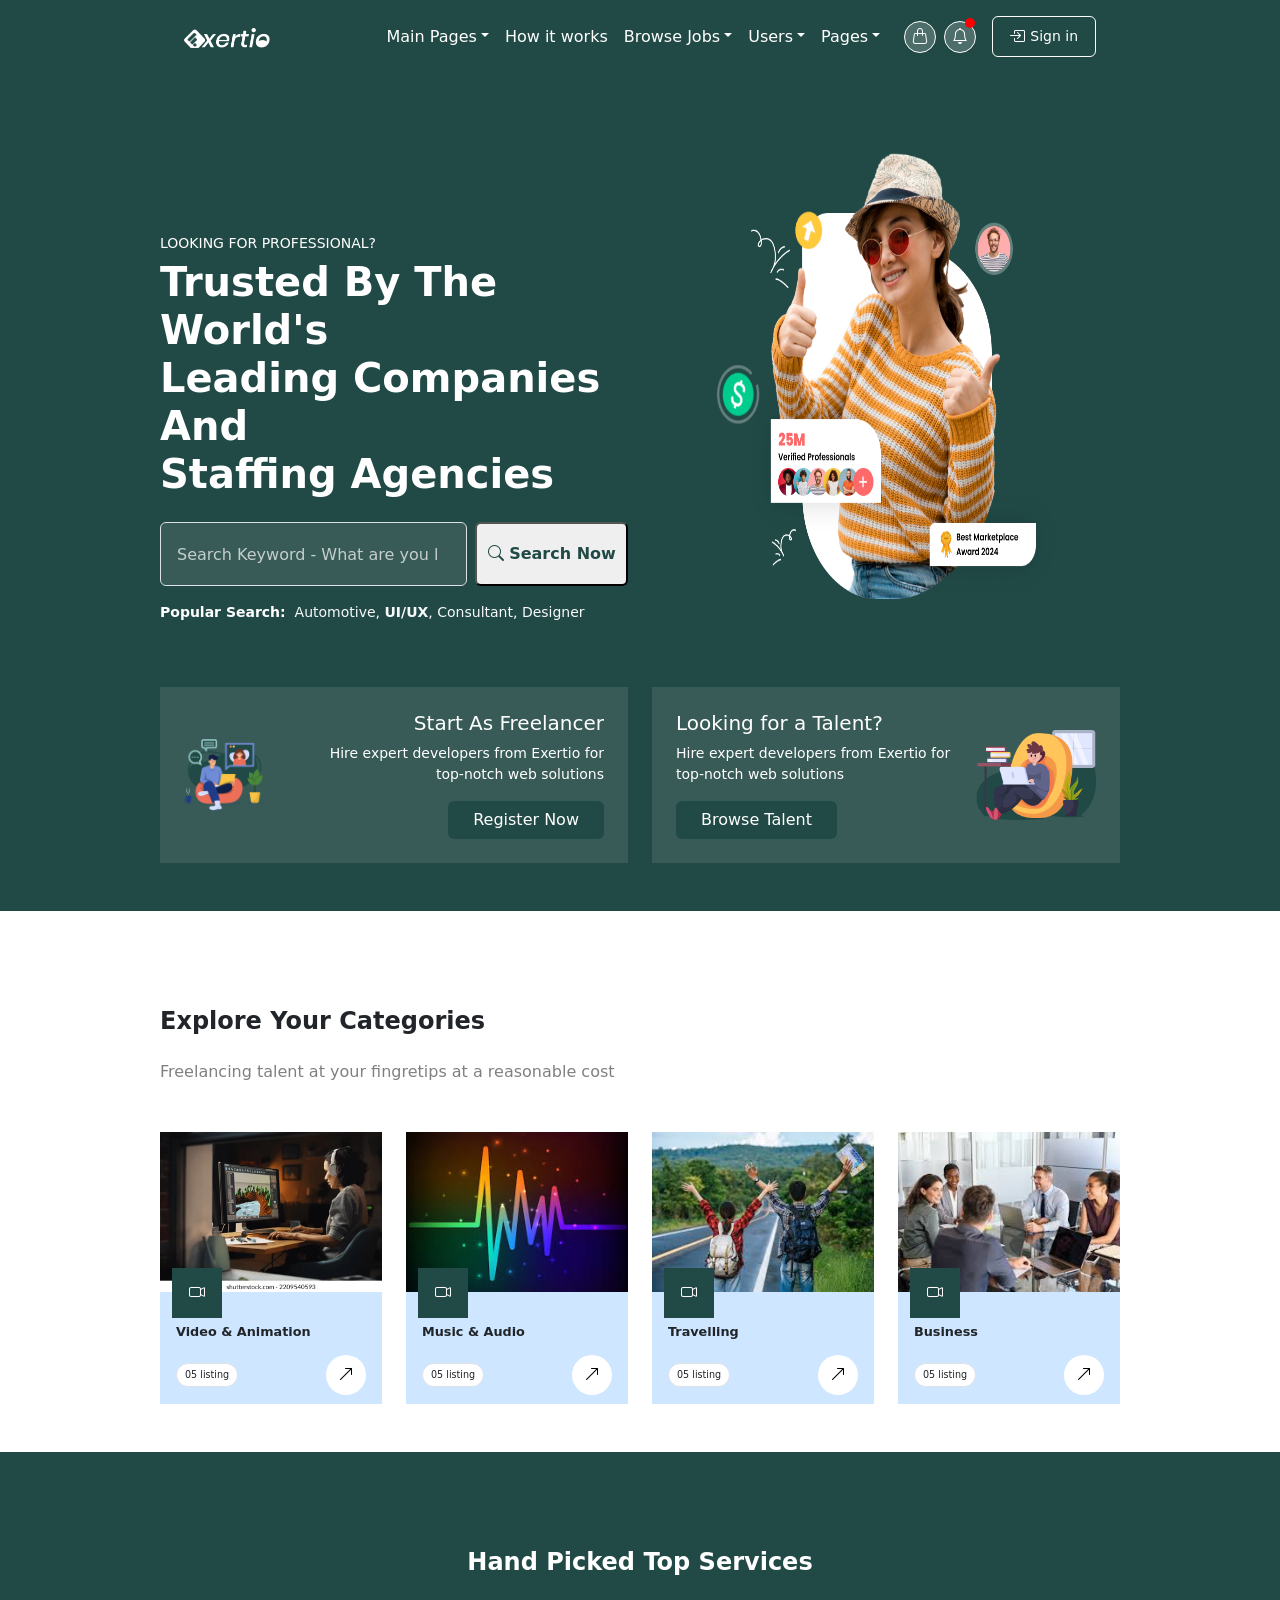
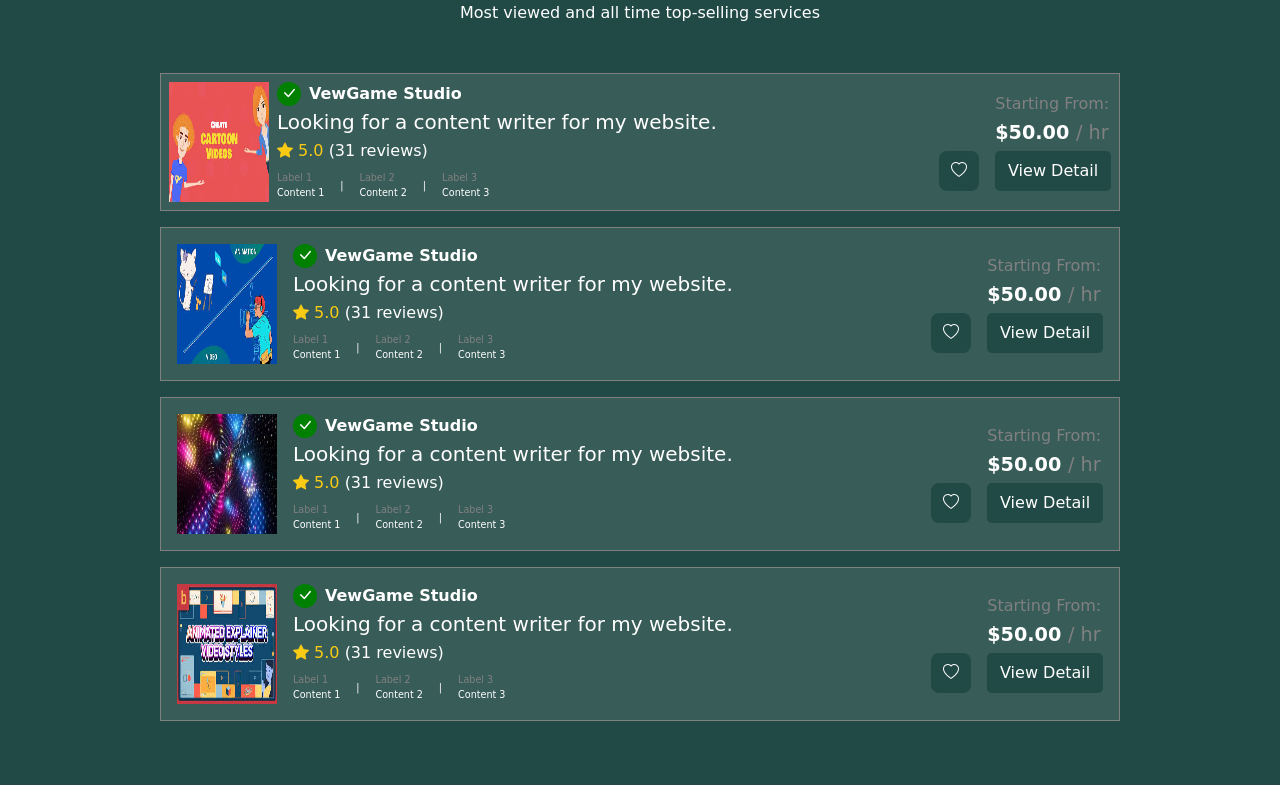
<file: index.html>
<!DOCTYPE html>
<html lang="en">
<head>
  <meta#F9CB14 />
  <meta name="viewport" content="width=device-width, initial-scale=1.0" />
  <title>Exertio </title>
  <link rel="stylesheet" href="./style.css" />
  <link href="https://cdn.jsdelivr.net/npm/bootstrap@5.3.0/dist/css/bootstrap.min.css" rel="stylesheet" />
  <link href="https://cdn.jsdelivr.net/npm/bootstrap-icons@1.10.5/font/bootstrap-icons.css" rel="stylesheet" />

 
</head>

<body>
  <div class="page  ">
    <!-------------------------------------------- HEADER  --------------------------------------------------->
  <nav class="my-header navbar navbar-expand-lg py-3">
    <div class="container-fluid px-4">
    
      <a class="navbar-brand me-4" href="#">
        <img class="image-fluid" src="./assets/Rectangle 4142.png" alt="logo" height="20rem" />
      </a>

      
      <button class="navbar-toggler" type="button" data-bs-toggle="collapse" data-bs-target="#mainNavbar">
        <span class="navbar-toggler-icon"></span>
      </button>

     
      <div class="collapse navbar-collapse justify-content-end align-items-center" id="mainNavbar">
        <ul class="navbar-nav me-3 gap-0"
        style="font-size: 0.;">
          <li class="nav-item dropdown">
            <a class="nav-link dropdown-toggle" href="#" data-bs-toggle="dropdown">Main Pages</a>
            <ul class="dropdown-menu">
              <li><a class="dropdown-item" href="#">Main Page 01</a></li>
              <li><a class="dropdown-item" href="#">Main Page 02</a></li>
            </ul>
          </li>
          <li class="nav-item text-nowrap "><a class="nav-link" href="#">How it works</a></li>
          <li class="nav-item dropdown">
            <a class="nav-link dropdown-toggle" href="#" data-bs-toggle="dropdown">Browse Jobs</a>
            <ul class="dropdown-menu">
              <li><a class="dropdown-item" href="#">Job 01</a></li>
              <li><a class="dropdown-item" href="#">Job 02</a></li>
            </ul>
          </li>
          <li class="nav-item dropdown">
            <a class="nav-link dropdown-toggle" href="#" data-bs-toggle="dropdown">Users</a>
            <ul class="dropdown-menu">
              <li><a class="dropdown-item" href="#">User 01</a></li>
              <li><a class="dropdown-item" href="#">User 02</a></li>
            </ul>
          </li>
          <li class="nav-item dropdown">
            <a class="nav-link dropdown-toggle" href="#" data-bs-toggle="dropdown">Pages</a>
            <ul class="dropdown-menu">
              <li><a class="dropdown-item" href="#">Page 01</a></li>
              <li><a class="dropdown-item" href="#">Page 02</a></li>
            </ul>
          </li>
        </ul>

       
        <div class="d-flex align-items-center gap-2 me-3 mt-3 mt-lg-0">
          <a href="#" class="header-icon text-white text-decoration-none">
            <i class="bi bi-handbag"></i>
          </a>
          <a href="#" class="header-icon text-white text-decoration-none position-relative">
            <i class="bi bi-bell"></i>
            <span class="notification-dot"></span>
          </a>
        </div>

       
        <div class="sign-in-button px-3 py-1 rounded d-flex align-items-center gap-1 mt-3 mt-lg-0">
          <i class="bi bi-box-arrow-in-right"></i>
          <a href="#" class="btn btn-sm px-0 text-white">Sign in</a>
        </div>
      </div>
    </div>
  </nav>

      <!-------------------------------------------- my hmain section  --------------------------------------------------->
    <section class=" main-section section-content container-fluid " id="">

      <div class="row ">
        <div class="  col-lg-6   col-md-6  col-sm-12">
           <div class="left-content  "
           style="padding-top: 5rem;">
           <p class="text-uppercase small mb-1">Looking For Professional?</p>
        <h1 class="display-6 mb-4 fw-bold">Trusted By The World's <br>Leading Companies And <br>Staffing Agencies</h1>

        <form class="d-flex justify-content-between align-items-center search-box mx-auto ">
          <div class="position-relative w-100 me-2">
 <input class="form-control py-4 ps-3 text-white border"
       type="search"
       placeholder="Search Keyword - What are you looking forward..."
       style="color: white; background-color: #385B57; border: none;" />

  
  
</div>

          <button class=" my-text fw-bold btn-md rounded btn-light">    
            <i class="bi bi-search"></i>
Search Now</button>
        </form>
        <p class="mt-3 small "><span class="fw-bold">Popular Search:</span>&nbsp;
          <a href="#" class="link-light text-decoration-none">Automotive</a>,
          <a href="#" class="link-light text-decoration-none fw-bold ">UI/UX</a>,
          <a href="#" class="link-light text-decoration-none">Consultant</a>,
          <a href="#" class="link-light text-decoration-none">Designer</a>
        </p>
         </div>
        </div>
        <div class=" col-12 col-lg-6   col-md-6   col-sm-12 ">
          <div class="right-content d-flex justify-content-center">
             <img class="image-fluid" src="./assets/Group 39304.png" alt="photo" width="350px" height="400" >
          </div>
        </div>
      </div>
        
         

         
         
      
       <div class="row g-4 text-center pb-5 pt-5">
 
<div class="col-12 col-md-6 col-lg-6 col-sm-12">
  <div class="d-flex flex-column flex-md-row align-items-center justify-content-between h-100 p-4 " style="background-color: #385B57;">
   
    <div class="me-md-3 mb-3 mb-md-0 text-center text-md-start">
      <img src="./assets/Group-1.png" alt="" class="img-fluid" style="max-width: 80px;">
    </div>

   
    <div class="text-md-end text-center d-flex flex-column justify-content-center w-100">
      <h5 class="mb-2 text-white">Start As Freelancer</h5>
      <p class="mb-3 small text-white">Hire expert developers from Exertio for top‑notch web solutions</p>
      <a href="#" class="btn px-4 align-self-md-end align-self-center" style="background-color: #214A46; color: white;">Register Now</a>
    </div>
  </div>
</div>

<div class="col-12 col-md-6 col-lg-6 col-sm-12">
  <div class="d-flex flex-column flex-md-row align-items-center justify-content-between h-100 p-4 " style="background-color: #385B57;">
    
    <div class="text-md-start text-center d-flex flex-column justify-content-center w-100">
      <h5 class="mb-2 text-white">Looking for a Talent?</h5>
      <p class="mb-3 small text-white">Hire expert developers from Exertio for top‑notch web solutions</p>
      <a href="#" class="btn px-4 align-self-md-start align-self-center" style="background-color: #214A46; color: white;">Browse Talent</a>
    </div>

   
    <div class="ms-md-3 mt-3 mt-md-0 text-center text-md-end">
      <img src="./assets/Group.png" alt="" class="img-fluid" style="max-width: 120px;">
    </div>
  </div>
</div>


</div>
</section>
    <!----------------categories-->

  <section class="main-categories section-content container-fluid py-5 mx-0"
  style="background-color:white;">
  <div class="my-5"><h4 class="mb-4 fw-bold">Explore Your Categories</h4>
    <p style="color: gray;">Freelancing talent at your fingretips at a reasonable cost</p></div>
    
    <div class="row g-4">
<div class="col-12 col-md-3 col-lg-3 col-sm-6 position-relative d-flex flex-column">
  <div style="width: 100%;">
    <img class="img-fluid" src="./assets/animation" alt="" style="width: 100%; height: 10rem; object-fit: cover;">
  </div>
  <div class="floating-icon" style="background-color: #214A46;">
    <i class="bi bi-camera-video"></i>
  </div>
  <div class="px-3 py-4 m-0" style="background-color: rgb(206, 230, 255); height: 7rem;">
    <div>
      <h3 class="fw-bold py-2" style="font-size: 0.8rem;">Video & Animation</h3>
      <div class="buttons d-flex align-items-center justify-content-between">
        <button class="border btn btn-sm rounded-pill bg-white" style="font-size: 0.6rem;">05 listing</button>
        <button style="border-radius: 50%; width: 2.5rem; height: 2.5rem; border: none; background-color: white;">
          <i class="bi bi-arrow-up-right"></i>
        </button>
      </div>
    </div>
  </div>
</div>

<div class=" col-12 col-md-3   col-lg-3   col-sm-6 position-relative d-flex flex-column">
  <div style="width: 100%;">
    <img class="image-fluid" src="./assets/music.jpeg" alt="" style="width: 100%; height: 10rem; object-fit: cover;">
  </div>
  <div class="floating-icon p" style="background-color: #214A46;">
    <i class="bi bi-camera-video"></i>
  </div>
  <div class="px-3 py-4 m-0" style="background-color: rgb(206, 230, 255);height:7rem ;">
    <div>
      <h3 class="fw-bold py-2" style="font-size: 0.8rem;">Music & Audio</h3>
      <div class="buttons d-flex align-items-center justify-content-between">
        <button class="border  btn btn-sm rounded-pill bg-white"
        style=" font-size: 0.6rem;">05 listing</button>
        <button style="border-radius: 50%; width: 2.5rem; height: 2.5rem; border: none; background-color: white;">
          <i class="bi bi-arrow-up-right"></i>
        </button>
      </div>
    </div>
  </div>
</div>

<div class=" col-12 col-md-3  col-lg-3  col-sm-6 position-relative d-flex flex-column">
  <div style="width: 100%;">
    <img class="image-fluid" src="./assets/travelling.jpeg" alt="" style="width: 100%; height: 10rem; object-fit: cover;">
  </div>
  <div class="floating-icon p" style="background-color: #214A46;">
    <i class="bi bi-camera-video"></i>
  </div>
  <div class="px-3 py-4 m-0" style="background-color: rgb(206, 230, 255);height:7rem ;">
    <div>
      <h3 class="fw-bold py-2" style="font-size: 0.8rem;">Travelling</h3>
      <div class="buttons d-flex align-items-center justify-content-between">
        <button class="border btn btn-sm rounded-pill bg-white"
        style=" font-size: 0.6rem;">05 listing</button>
        <button style="border-radius: 50%; width: 2.5rem; height: 2.5rem; border: none; background-color: white;">
          <i class="bi bi-arrow-up-right"></i>
        </button>
      </div>
    </div>
  </div>
</div>

<div class=" col-12 col-md-3   col-lg-3  col-sm-6 position-relative d-flex flex-column">
  <div style="width: 100%;">
    <img class="image-fluid" src="./assets/business.jpeg" alt="" style="width: 100%; height: 10rem; object-fit: cover;">
  </div>
  <div class="floating-icon p" style="background-color: #214A46;">
    <i class="bi bi-camera-video"></i>
  </div>
  <div class="px-3 py-4 m-0" style="background-color: rgb(206, 230, 255);height:7rem ;">
    <div>
      <h3 class="fw-bold py-2" style="font-size: 0.8rem;">Business</h3>
      <div class="buttons d-flex align-items-center justify-content-between">
        <button class="border btn btn-sm rounded-pill bg-white"
        style=" font-size: 0.6rem;">05 listing</button>
        <button style="border-radius: 50%; width: 2.5rem; height: 2.5rem; border: none; background-color: white;">
          <i class="bi bi-arrow-up-right"></i>
        </button>
      </div>
    </div>
  </div>
</div>


    </div>
  </section>

  <!----------------------------------services-->
   <section class="section-content my-services container-fluid py-5"
  >

  <div class="my-5" >
    <h4 class="mb-4 text-center text-white fw-bold ">Hand Picked Top Services</h4>
    <p class="text-center text-white">Most viewed and all time top-selling services</p>
  </div>
    
  <div class="mycard mb-3" style="background-color: #385C58;flex-wrap:wrap;  padding: 0.5rem; color: white; display: flex; justify-content: space-between; align-items: center; gap: 2rem;">

 
  <div style="display: flex; align-items: center; gap: 0.5rem; flex: 1;">
    <img src="./assets/ser1.jpeg" alt="Service thumbnail" style=" height :120px;max-width: 100px;  flex-shrink: 0;" />

    <div >
      <h6 style="margin: 0 0 0.3rem 0; font-weight: bold; display: flex; align-items: center; gap: 0.5rem;">
        <span style="background-color: green; width: 24px; height: 24px; border-radius: 50%; display: flex; justify-content: center; align-items: center; color: white;">
          <i class="bi bi-check-lg"></i>
        </span>
        VewGame Studio
      </h6>

      <h5 style="margin: 0 0 0.3rem 0;">Looking for a content writer for my website.</h5>

      <p style="color: #F9CB14; margin: 0 0 0.5rem 0;">
        <i class="bi bi-star-fill"></i> 5.0 <span style="color: white;">(31 reviews)</span>
      </p>

      <div style="display: flex; gap: 0.5rem; font-size: 0.6rem; color: gray;">
        <div>
          <div class="labels">Label 1</div>
          <div class="content" style="color: white;">Content 1</div>
        </div>
        <div class="p-2 text-white">|</div>
        <div>
          <div class="labels">Label 2</div>
          <div class="content" style="color: white;">Content 2</div>
        </div>
                <div class="p-2 text-white">|</div>

        <div>
          <div class="labels">Label 3</div>
          <div class="content" style="color: white;">Content 3</div>
        </div>
      </div>
    </div>
  </div>

 
<div style="display: flex; align-items: end; gap: 1rem; white-space: nowrap;">
  
  
  <div class style="background-color: #214A46; width: 40px; height: 40px; border-radius: 0.5rem; display: flex; justify-content: center; align-items: center;">
    <i class="bi bi-heart text-white"></i>
  </div>

 
  <div style="display: flex; flex-direction: column; align-items: flex-start; gap: 0.2rem;">
    <p style="margin: 0; font-size: 0.4;color: gray;">
      <span>Starting From:</span>
    </p>
    <p style="margin: 0; font-size: 1.2rem; font-weight: bold;">
      $50.00 <span style="color: gray; font-weight: normal;">/ hr</span>
    </p>
    <button style="height:40px;background-color: #214A46; color: white; border: none; padding: 0.3rem 0.8rem; border-radius: 0.3rem; cursor: pointer;">
      View Detail
    </button>
  </div>

</div>


</div>


 <div class="mycard mb-3" style="background-color: #385C58;  padding: 1rem; color: white; display: flex; justify-content: space-between; align-items: center; gap: 2rem;flex-wrap:wrap;">

 
  <div style="display: flex; align-items: center; gap: 1rem; flex: 1;">
    <img src="./assets/ser2.jpeg" alt="Service thumbnail" style="height :120px;max-width: 100px; flex-shrink: 0;" />

    <div>
      <h6 style="margin: 0 0 0.3rem 0; font-weight: bold; display: flex; align-items: center; gap: 0.5rem;">
        <span style="background-color: green; width: 24px; height: 24px; border-radius: 50%; display: flex; justify-content: center; align-items: center; color: white;">
          <i class="bi bi-check-lg"></i>
        </span>
        VewGame Studio
      </h6>

      <h5 style="margin: 0 0 0.3rem 0;">Looking for a content writer for my website.</h5>

      <p style="color: #F9CB14; margin: 0 0 0.5rem 0;">
        <i class="bi bi-star-fill"></i> 5.0 <span style="color: white;">(31 reviews)</span>
      </p>

      <div style="display: flex; gap: 0.5rem; font-size: 0.6rem;  color: gray;">
        <div>
          <div class="labels">Label 1</div>
          <div class="content" style="color: white;">Content 1</div>
        </div>
                    <div class="p-2 text-white">|</div>

        <div>
          <div class="labels">Label 2</div>
          <div class="content" style="color: white;">Content 2</div>
        </div>
                <div class="p-2 text-white">|</div>

        <div>
          <div class="labels">Label 3</div>
          <div class="content" style="color: white;">Content 3</div>
        </div>
      </div>
    </div>
  </div>

 
<div style="display: flex; align-items: end; gap: 1rem; white-space: nowrap;">
  
 
  <div class style="background-color: #214A46; width: 40px; height: 40px; border-radius: 0.5rem; display: flex; justify-content: center; align-items: center;">
    <i class="bi bi-heart text-white"></i>
  </div>

  <div style="display: flex; flex-direction: column; align-items: flex-start; gap: 0.2rem;">
    <p style="margin: 0; font-size: 0.4;color: gray;">
      <span>Starting From:</span>
    </p>
    <p style="margin: 0; font-size: 1.2rem; font-weight: bold;">
      $50.00 <span style="color: gray; font-weight: normal;">/ hr</span>
    </p>
    <button style="height:40px;background-color: #214A46; color: white; border: none; padding: 0.3rem 0.8rem; border-radius: 0.3rem; cursor: pointer;">
      View Detail
    </button>
  </div>

</div>


</div>
 <div class="mycard mb-3" style="background-color: #385C58;  padding: 1rem; color: white; display: flex; justify-content: space-between; align-items: center; gap: 2rem;flex-wrap:wrap;">


  <div style="display: flex; align-items: center; gap: 1rem; flex: 1;">
    <img src="./assets/ser3.jpeg" alt="Service thumbnail" style="height :120px;max-width: 100px; flex-shrink: 0;" />

    <div>
      <h6 style="margin: 0 0 0.3rem 0; font-weight: bold; display: flex; align-items: center; gap: 0.5rem;">
        <span style="background-color: green; width: 24px; height: 24px; border-radius: 50%; display: flex; justify-content: center; align-items: center; color: white;">
          <i class="bi bi-check-lg"></i>
        </span>
        VewGame Studio
      </h6>

      <h5 style="margin: 0 0 0.3rem 0;">Looking for a content writer for my website.</h5>

      <p style="color: #F9CB14; margin: 0 0 0.5rem 0;">
        <i class="bi bi-star-fill"></i> 5.0 <span style="color: white;">(31 reviews)</span>
      </p>

      <div style="display: flex;gap: 0.5rem; font-size: 0.6rem; color: gray;">
        <div>
          <div class="labels">Label 1</div>
          <div class="content" style="color: white;">Content 1</div>
        </div>
                <div class="p-2 text-white">|</div>

        <div>
          <div class="labels">Label 2</div>
          <div class="content" style="color: white;">Content 2</div>
        </div>
                <div class="p-2 text-white">|</div>

        <div>
          <div class="labels">Label 3</div>
          <div class="content" style="color: white;">Content 3</div>
        </div>
      </div>
    </div>
  </div>

<div style="display: flex; align-items: end; gap: 1rem; white-space: nowrap;">
  
  <div class style="background-color: #214A46; width: 40px; height: 40px; border-radius: 0.5rem; display: flex; justify-content: center; align-items: center;">
    <i class="bi bi-heart text-white"></i>
  </div>

  <div style="display: flex; flex-direction: column; align-items: flex-start; gap: 0.2rem;">
    <p style="margin: 0; font-size: 0.4;color: gray;">
      <span>Starting From:</span>
    </p>
    <p style="margin: 0; font-size: 1.2rem; font-weight: bold;">
      $50.00 <span style="color: gray; font-weight: normal;">/ hr</span>
    </p>
    <button style="height:40px;background-color: #214A46; color: white; border: none; padding: 0.3rem 0.8rem; border-radius: 0.3rem; cursor: pointer;">
      View Detail
    </button>
  </div>

</div>


</div>
 <div class="mycard mb-3" style="background-color: #385C58;  padding: 1rem; color: white; display: flex; justify-content: space-between; align-items: center; gap: 2rem;flex-wrap:wrap;">

  <div style="display: flex; align-items: center; gap: 1rem; flex: 1;">
    <img src="./assets/ser4.jpeg" alt="Service thumbnail" style="height :120px;max-width: 100px; flex-shrink: 0;" />

    <div>
      <h6 style="margin: 0 0 0.3rem 0; font-weight: bold; display: flex; align-items: center; gap: 0.5rem;">
        <span style="background-color: green; width: 24px; height: 24px; border-radius: 50%; display: flex; justify-content: center; align-items: center; color: white;">
          <i class="bi bi-check-lg"></i>
        </span>
        VewGame Studio
      </h6>

      <h5 style="margin: 0 0 0.3rem 0;">Looking for a content writer for my website.</h5>

      <p style="color: #F9CB14; margin: 0 0 0.5rem 0;">
        <i class="bi bi-star-fill"></i> 5.0 <span style="color: white;">(31 reviews)</span>
      </p>

      <div style="display: flex;gap: 0.5rem; font-size: 0.6rem; color: gray;">
        <div>
          <div class="labels">Label 1</div>
          <div class="content" style="color: white;">Content 1</div>
        </div>
                <div class="p-2 text-white">|</div>

        <div>
          <div class="labels">Label 2</div>
          <div class="content" style="color: white;">Content 2</div>
        </div>
                <div class="p-2 text-white">|</div>

        <div>
          <div class="labels">Label 3</div>
          <div class="content" style="color: white;">Content 3</div>
        </div>
      </div>
    </div>
  </div>

<div style="display: flex; align-items: end; gap: 1rem; white-space: nowrap;">
  
  <div class style="background-color: #214A46; width: 40px; height: 40px; border-radius: 0.5rem; display: flex; justify-content: center; align-items: center;">
    <i class="bi bi-heart text-white"></i>
  </div>

  <div style="display: flex; flex-direction: column; align-items: flex-start; gap: 0.2rem;">
    <p style="margin: 0; font-size: 0.4;color: gray;">
      <span>Starting From:</span>
    </p>
    <p style="margin: 0; font-size: 1.2rem; font-weight: bold;">
      $50.00 <span style="color: gray; font-weight: normal;">/ hr</span>
    </p>
    <button style= " height:40px;background-color: #214A46; color: white; border: none; padding: 0.3rem 0.8rem; border-radius: 0.3rem; cursor: pointer;">
      View Detail
    </button>
  </div>

</div>


</div>



  </section>


  </div>
  

  <script src="https://cdn.jsdelivr.net/npm/bootstrap@5.3.0/dist/js/bootstrap.bundle.min.js"></script>
</body>
</html>
</file>
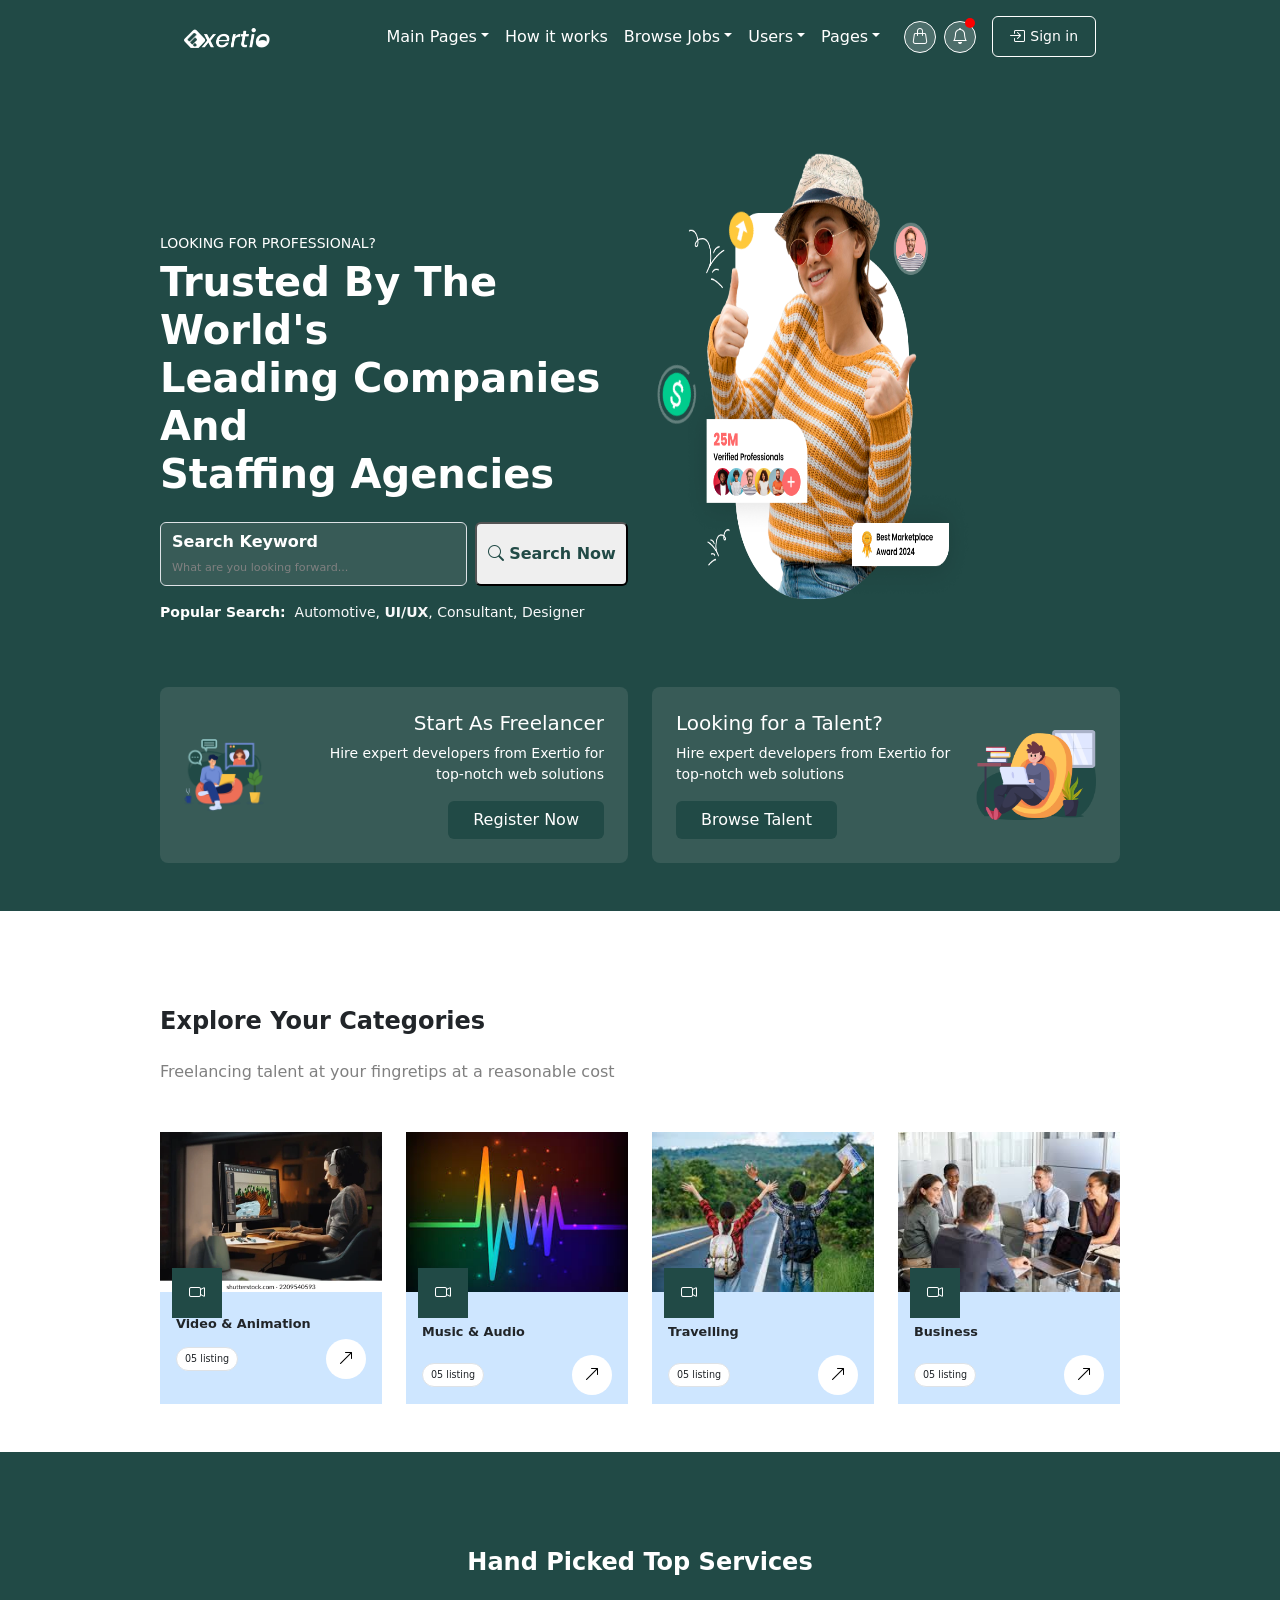
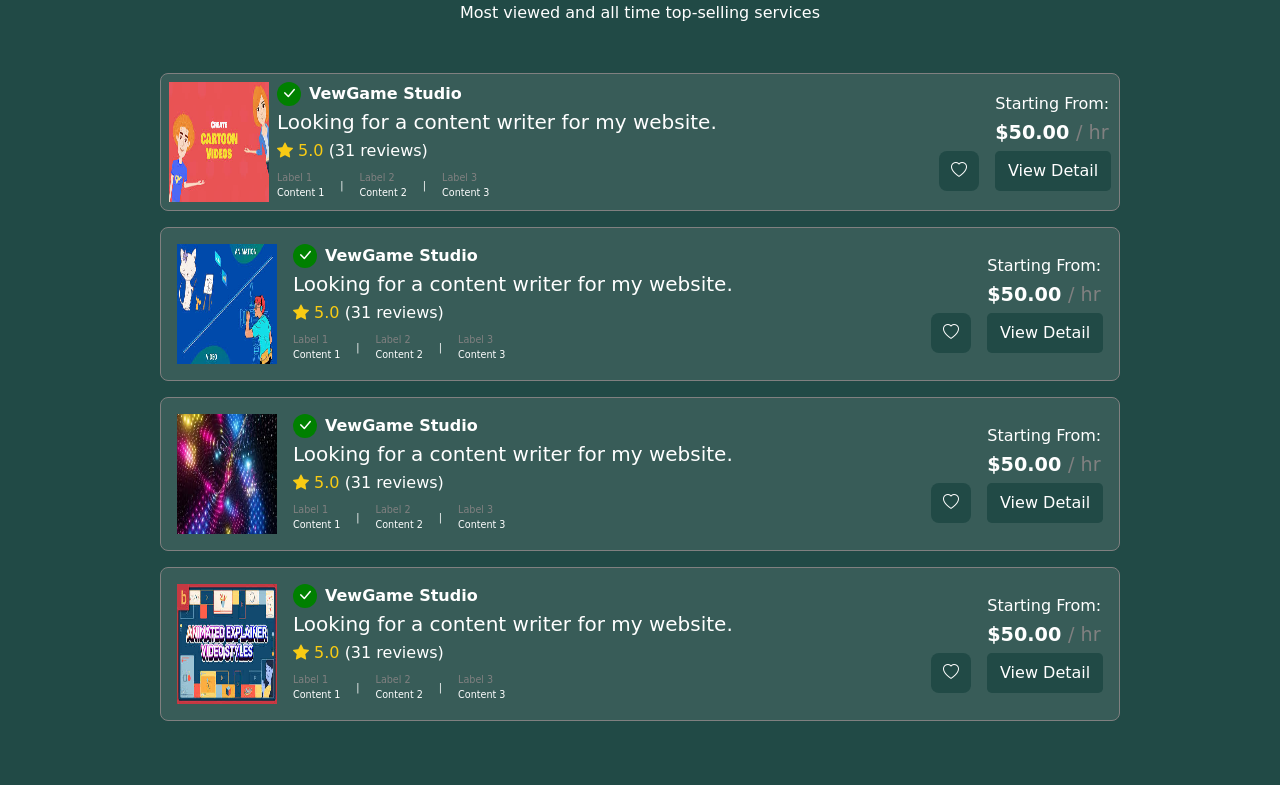
<file: Test_task.html>
<!DOCTYPE html>
<html lang="en">
<head>
  <meta#F9CB14 />
  <meta name="viewport" content="width=device-width, initial-scale=1.0" />
  <title>Exertio </title>
  <link rel="stylesheet" href="./style.css" />
  <link href="https://cdn.jsdelivr.net/npm/bootstrap@5.3.0/dist/css/bootstrap.min.css" rel="stylesheet" />
  <link href="https://cdn.jsdelivr.net/npm/bootstrap-icons@1.10.5/font/bootstrap-icons.css" rel="stylesheet" />

 
</head>

<body>
  <div class="page  ">
    <!-------------------------------------------- HEADER  --------------------------------------------------->
  <nav class="my-header navbar navbar-expand-lg py-3">
    <div class="container-fluid px-4">
      <!-- Logo -->
      <a class="navbar-brand me-4" href="#">
        <img class="image-fluid" src="./assets/Rectangle 4142.png" alt="logo" height="20rem" />
      </a>

      <!-- Hamburger button-->
      <button class="navbar-toggler" type="button" data-bs-toggle="collapse" data-bs-target="#mainNavbar">
        <span class="navbar-toggler-icon"></span>
      </button>

      <!-- Right side navigation bar -->
      <div class="collapse navbar-collapse justify-content-end align-items-center" id="mainNavbar">
        <ul class="navbar-nav me-3 gap-0"
        style="font-size: 0.;">
          <li class="nav-item dropdown">
            <a class="nav-link dropdown-toggle" href="#" data-bs-toggle="dropdown">Main Pages</a>
            <ul class="dropdown-menu">
              <li><a class="dropdown-item" href="#">Main Page 01</a></li>
              <li><a class="dropdown-item" href="#">Main Page 02</a></li>
            </ul>
          </li>
          <li class="nav-item text-nowrap "><a class="nav-link" href="#">How it works</a></li>
          <li class="nav-item dropdown">
            <a class="nav-link dropdown-toggle" href="#" data-bs-toggle="dropdown">Browse Jobs</a>
            <ul class="dropdown-menu">
              <li><a class="dropdown-item" href="#">Job 01</a></li>
              <li><a class="dropdown-item" href="#">Job 02</a></li>
            </ul>
          </li>
          <li class="nav-item dropdown">
            <a class="nav-link dropdown-toggle" href="#" data-bs-toggle="dropdown">Users</a>
            <ul class="dropdown-menu">
              <li><a class="dropdown-item" href="#">User 01</a></li>
              <li><a class="dropdown-item" href="#">User 02</a></li>
            </ul>
          </li>
          <li class="nav-item dropdown">
            <a class="nav-link dropdown-toggle" href="#" data-bs-toggle="dropdown">Pages</a>
            <ul class="dropdown-menu">
              <li><a class="dropdown-item" href="#">Page 01</a></li>
              <li><a class="dropdown-item" href="#">Page 02</a></li>
            </ul>
          </li>
        </ul>

        <!-- Icons -->
        <div class="d-flex align-items-center gap-2 me-3 mt-3 mt-lg-0">
          <a href="#" class="header-icon text-white text-decoration-none">
            <i class="bi bi-handbag"></i>
          </a>
          <a href="#" class="header-icon text-white text-decoration-none position-relative">
            <i class="bi bi-bell"></i>
            <span class="notification-dot"></span>
          </a>
        </div>

        <!-- Sign-In Button -->
        <div class="sign-in-button px-3 py-1 rounded d-flex align-items-center gap-1 mt-3 mt-lg-0">
          <i class="bi bi-box-arrow-in-right"></i>
          <a href="#" class="btn btn-sm px-0 text-white">Sign in</a>
        </div>
      </div>
    </div>
  </nav>

      <!-------------------------------------------- my hmain section  --------------------------------------------------->
    <section class=" main-section section-content container-fluid " id="">

      <div class="row ">
        <div class="  col-lg-6   col-md-6  col-sm-12">
           <div class="left-content  "
           style="padding-top: 5rem;">
           <p class="text-uppercase small mb-1">Looking For Professional?</p>
        <h1 class="display-6 mb-4 fw-bold">Trusted By The World's <br>Leading Companies And <br>Staffing Agencies</h1>

        <form class="d-flex justify-content-between align-items-center search-box mx-auto ">
          <div class="position-relative w-100 me-2">
  <input class="form-control py-4 ps-3" type="search" />
  <span class="position-absolute  " style="top: 8px; left: 12px; pointer-events: none; line-height: 1.5rem;">
    <span class="fw-bold">Search Keyword</span><br><span class="text-nowrap " style="color: gray; font-size: 0.7rem;">What are you looking forward...</span>
  </span>
</div>

          <button class=" my-text fw-bold btn-md rounded btn-light">    
            <i class="bi bi-search"></i>
Search Now</button>
        </form>
        <p class="mt-3 small "><span class="fw-bold">Popular Search:</span>&nbsp;
          <a href="#" class="link-light text-decoration-none">Automotive</a>,
          <a href="#" class="link-light text-decoration-none fw-bold ">UI/UX</a>,
          <a href="#" class="link-light text-decoration-none">Consultant</a>,
          <a href="#" class="link-light text-decoration-none">Designer</a>
        </p>
         </div>
        </div>
        <div class=" col-12 col-lg-6   col-md-6   col-sm-12">
          <div class="right-content">
             <img class="image-fluid" src="./assets/Group 39304.png" alt="photo" width="320rem" >
          </div>
        </div>
      </div>
        
         

         
         
      
       <div class="row g-4 text-center pb-5 pt-5">
  <!-- First card: image left, text right-aligned -->
<div class="col-12 col-md-6 col-lg-6 col-sm-12">
  <div class="d-flex flex-column flex-md-row align-items-center justify-content-between h-100 p-4 rounded-3" style="background-color: #385B57;">
    <!-- Left Image -->
    <div class="me-md-3 mb-3 mb-md-0 text-center text-md-start">
      <img src="./assets/Group-1.png" alt="" class="img-fluid" style="max-width: 80px;">
    </div>

    <!-- Right Content -->
    <div class="text-md-end text-center d-flex flex-column justify-content-center w-100">
      <h5 class="mb-2 text-white">Start As Freelancer</h5>
      <p class="mb-3 small text-white">Hire expert developers from Exertio for top‑notch web solutions</p>
      <a href="#" class="btn px-4 align-self-md-end align-self-center" style="background-color: #214A46; color: white;">Register Now</a>
    </div>
  </div>
</div>

<div class="col-12 col-md-6 col-lg-6 col-sm-12">
  <div class="d-flex flex-column flex-md-row align-items-center justify-content-between h-100 p-4 rounded-3" style="background-color: #385B57;">
    <!-- Left Content -->
    <div class="text-md-start text-center d-flex flex-column justify-content-center w-100">
      <h5 class="mb-2 text-white">Looking for a Talent?</h5>
      <p class="mb-3 small text-white">Hire expert developers from Exertio for top‑notch web solutions</p>
      <a href="#" class="btn px-4 align-self-md-start align-self-center" style="background-color: #214A46; color: white;">Browse Talent</a>
    </div>

    <!-- Right Image -->
    <div class="ms-md-3 mt-3 mt-md-0 text-center text-md-end">
      <img src="./assets/Group.png" alt="" class="img-fluid" style="max-width: 120px;">
    </div>
  </div>
</div>


</div>
</section>
    <!----------------categories-->

  <section class="main-categories section-content container-fluid py-5 mx-0"
  style="background-color:white;">
  <div class="my-5"><h4 class="mb-4 fw-bold">Explore Your Categories</h4>
    <p style="color: gray;">Freelancing talent at your fingretips at a reasonable cost</p></div>
    
    <div class="row g-4">
<div class=" col-12 col-md-3  col-lg-3   col-sm-6 position-relative d-flex flex-column">
  <div style="width: 100%;">
    <img class="image-fluid" src="./assets/animation" alt="" style="width: 100%; height: 10rem; object-fit: cover;">
  </div>
  <div class="floating-icon p" style="background-color: #214A46;">
    <i class="bi bi-camera-video"></i>
  </div>
  <div class="px-3 py-4 m-0" style="background-color: rgb(206, 230, 255); height:7rem ;">
    <div>
      <h3 class="fw-bold " style="font-size: 0.8rem;">Video & Animation</h3>
      <div class="buttons d-flex align-items-center justify-content-between">
        <button class="border btn btn-sm  rounded-pill bg-white  "
        style=" font-size: 0.6rem;">05 listing</button>
        <button style="border-radius: 50%; width: 2.5rem; height: 2.5rem; border: none; background-color: white;">
          <i class="bi bi-arrow-up-right"></i>
        </button>
      </div>
    </div>
  </div>
</div>

<div class=" col-12 col-md-3   col-lg-3   col-sm-6 position-relative d-flex flex-column">
  <div style="width: 100%;">
    <img class="image-fluid" src="./assets/music.jpeg" alt="" style="width: 100%; height: 10rem; object-fit: cover;">
  </div>
  <div class="floating-icon p" style="background-color: #214A46;">
    <i class="bi bi-camera-video"></i>
  </div>
  <div class="px-3 py-4 m-0" style="background-color: rgb(206, 230, 255);height:7rem ;">
    <div>
      <h3 class="fw-bold py-2" style="font-size: 0.8rem;">Music & Audio</h3>
      <div class="buttons d-flex align-items-center justify-content-between">
        <button class="border  btn btn-sm rounded-pill bg-white"
        style=" font-size: 0.6rem;">05 listing</button>
        <button style="border-radius: 50%; width: 2.5rem; height: 2.5rem; border: none; background-color: white;">
          <i class="bi bi-arrow-up-right"></i>
        </button>
      </div>
    </div>
  </div>
</div>

<div class=" col-12 col-md-3  col-lg-3  col-sm-6 position-relative d-flex flex-column">
  <div style="width: 100%;">
    <img class="image-fluid" src="./assets/travelling.jpeg" alt="" style="width: 100%; height: 10rem; object-fit: cover;">
  </div>
  <div class="floating-icon p" style="background-color: #214A46;">
    <i class="bi bi-camera-video"></i>
  </div>
  <div class="px-3 py-4 m-0" style="background-color: rgb(206, 230, 255);height:7rem ;">
    <div>
      <h3 class="fw-bold py-2" style="font-size: 0.8rem;">Travelling</h3>
      <div class="buttons d-flex align-items-center justify-content-between">
        <button class="border btn btn-sm rounded-pill bg-white"
        style=" font-size: 0.6rem;">05 listing</button>
        <button style="border-radius: 50%; width: 2.5rem; height: 2.5rem; border: none; background-color: white;">
          <i class="bi bi-arrow-up-right"></i>
        </button>
      </div>
    </div>
  </div>
</div>

<div class=" col-12 col-md-3   col-lg-3  col-sm-6 position-relative d-flex flex-column">
  <div style="width: 100%;">
    <img class="image-fluid" src="./assets/business.jpeg" alt="" style="width: 100%; height: 10rem; object-fit: cover;">
  </div>
  <div class="floating-icon p" style="background-color: #214A46;">
    <i class="bi bi-camera-video"></i>
  </div>
  <div class="px-3 py-4 m-0" style="background-color: rgb(206, 230, 255);height:7rem ;">
    <div>
      <h3 class="fw-bold py-2" style="font-size: 0.8rem;">Business</h3>
      <div class="buttons d-flex align-items-center justify-content-between">
        <button class="border btn btn-sm rounded-pill bg-white"
        style=" font-size: 0.6rem;">05 listing</button>
        <button style="border-radius: 50%; width: 2.5rem; height: 2.5rem; border: none; background-color: white;">
          <i class="bi bi-arrow-up-right"></i>
        </button>
      </div>
    </div>
  </div>
</div>


    </div>
  </section>

  <!----------------------------------services-->
   <section class="section-content my-services container-fluid py-5"
  >

  <div class="my-5" >
    <h4 class="mb-4 text-center text-white fw-bold ">Hand Picked Top Services</h4>
    <p class="text-center text-white">Most viewed and all time top-selling services</p>
  </div>
    
  <div class="mycard mb-3" style="background-color: #385C58;flex-wrap:wrap; border-radius: 0.5rem; padding: 0.5rem; color: white; display: flex; justify-content: space-between; align-items: center; gap: 2rem;">

  <!-- Left side: Image + Content -->
  <div style="display: flex; align-items: center; gap: 0.5rem; flex: 1;">
    <img src="./assets/ser1.jpeg" alt="Service thumbnail" style=" height :120px;max-width: 100px;  flex-shrink: 0;" />

    <div >
      <h6 style="margin: 0 0 0.3rem 0; font-weight: bold; display: flex; align-items: center; gap: 0.5rem;">
        <span style="background-color: green; width: 24px; height: 24px; border-radius: 50%; display: flex; justify-content: center; align-items: center; color: white;">
          <i class="bi bi-check-lg"></i>
        </span>
        VewGame Studio
      </h6>

      <h5 style="margin: 0 0 0.3rem 0;">Looking for a content writer for my website.</h5>

      <p style="color: #F9CB14; margin: 0 0 0.5rem 0;">
        <i class="bi bi-star-fill"></i> 5.0 <span style="color: white;">(31 reviews)</span>
      </p>

      <div style="display: flex; gap: 0.5rem; font-size: 0.6rem; color: gray;">
        <div>
          <div class="labels">Label 1</div>
          <div class="content" style="color: white;">Content 1</div>
        </div>
        <div class="p-2 text-white">|</div>
        <div>
          <div class="labels">Label 2</div>
          <div class="content" style="color: white;">Content 2</div>
        </div>
                <div class="p-2 text-white">|</div>

        <div>
          <div class="labels">Label 3</div>
          <div class="content" style="color: white;">Content 3</div>
        </div>
      </div>
    </div>
  </div>

  <!-- Right side: heart icon and price+button horizontally aligned -->
<div style="display: flex; align-items: end; gap: 1rem; white-space: nowrap;">
  
  <!-- Heart Icon -->
  <div class style="background-color: #214A46; width: 40px; height: 40px; border-radius: 0.5rem; display: flex; justify-content: center; align-items: center;">
    <i class="bi bi-heart text-white"></i>
  </div>

  <!-- Price + Button in a vertical stack -->
  <div style="display: flex; flex-direction: column; align-items: flex-start; gap: 0.2rem;">
    <p style="margin: 0; font-size: 0.;">
      <span>Starting From:</span>
    </p>
    <p style="margin: 0; font-size: 1.2rem; font-weight: bold;">
      $50.00 <span style="color: gray; font-weight: normal;">/ hr</span>
    </p>
    <button style="height:40px;background-color: #214A46; color: white; border: none; padding: 0.3rem 0.8rem; border-radius: 0.3rem; cursor: pointer;">
      View Detail
    </button>
  </div>

</div>


</div>


 <div class="mycard mb-3" style="background-color: #385C58; border-radius: 0.5rem; padding: 1rem; color: white; display: flex; justify-content: space-between; align-items: center; gap: 2rem;flex-wrap:wrap;">

  <!-- Left side: Image + Content -->
  <div style="display: flex; align-items: center; gap: 1rem; flex: 1;">
    <img src="./assets/ser2.jpeg" alt="Service thumbnail" style="height :120px;max-width: 100px; flex-shrink: 0;" />

    <div>
      <h6 style="margin: 0 0 0.3rem 0; font-weight: bold; display: flex; align-items: center; gap: 0.5rem;">
        <span style="background-color: green; width: 24px; height: 24px; border-radius: 50%; display: flex; justify-content: center; align-items: center; color: white;">
          <i class="bi bi-check-lg"></i>
        </span>
        VewGame Studio
      </h6>

      <h5 style="margin: 0 0 0.3rem 0;">Looking for a content writer for my website.</h5>

      <p style="color: #F9CB14; margin: 0 0 0.5rem 0;">
        <i class="bi bi-star-fill"></i> 5.0 <span style="color: white;">(31 reviews)</span>
      </p>

      <div style="display: flex; gap: 0.5rem; font-size: 0.6rem;  color: gray;">
        <div>
          <div class="labels">Label 1</div>
          <div class="content" style="color: white;">Content 1</div>
        </div>
                    <div class="p-2 text-white">|</div>

        <div>
          <div class="labels">Label 2</div>
          <div class="content" style="color: white;">Content 2</div>
        </div>
                <div class="p-2 text-white">|</div>

        <div>
          <div class="labels">Label 3</div>
          <div class="content" style="color: white;">Content 3</div>
        </div>
      </div>
    </div>
  </div>

  <!-- Right side: heart icon and price+button horizontally aligned -->
<div style="display: flex; align-items: end; gap: 1rem; white-space: nowrap;">
  
  <!-- Heart Icon -->
  <div class style="background-color: #214A46; width: 40px; height: 40px; border-radius: 0.5rem; display: flex; justify-content: center; align-items: center;">
    <i class="bi bi-heart text-white"></i>
  </div>

  <!-- Price + Button in a vertical stack -->
  <div style="display: flex; flex-direction: column; align-items: flex-start; gap: 0.2rem;">
    <p style="margin: 0; font-size: 0.;">
      <span>Starting From:</span>
    </p>
    <p style="margin: 0; font-size: 1.2rem; font-weight: bold;">
      $50.00 <span style="color: gray; font-weight: normal;">/ hr</span>
    </p>
    <button style="height:40px;background-color: #214A46; color: white; border: none; padding: 0.3rem 0.8rem; border-radius: 0.3rem; cursor: pointer;">
      View Detail
    </button>
  </div>

</div>


</div>
 <div class="mycard mb-3" style="background-color: #385C58; border-radius: 0.5rem; padding: 1rem; color: white; display: flex; justify-content: space-between; align-items: center; gap: 2rem;flex-wrap:wrap;">

  <!-- Left side: Image + Content -->
  <div style="display: flex; align-items: center; gap: 1rem; flex: 1;">
    <img src="./assets/ser3.jpeg" alt="Service thumbnail" style="height :120px;max-width: 100px; flex-shrink: 0;" />

    <div>
      <h6 style="margin: 0 0 0.3rem 0; font-weight: bold; display: flex; align-items: center; gap: 0.5rem;">
        <span style="background-color: green; width: 24px; height: 24px; border-radius: 50%; display: flex; justify-content: center; align-items: center; color: white;">
          <i class="bi bi-check-lg"></i>
        </span>
        VewGame Studio
      </h6>

      <h5 style="margin: 0 0 0.3rem 0;">Looking for a content writer for my website.</h5>

      <p style="color: #F9CB14; margin: 0 0 0.5rem 0;">
        <i class="bi bi-star-fill"></i> 5.0 <span style="color: white;">(31 reviews)</span>
      </p>

      <div style="display: flex;gap: 0.5rem; font-size: 0.6rem; color: gray;">
        <div>
          <div class="labels">Label 1</div>
          <div class="content" style="color: white;">Content 1</div>
        </div>
                <div class="p-2 text-white">|</div>

        <div>
          <div class="labels">Label 2</div>
          <div class="content" style="color: white;">Content 2</div>
        </div>
                <div class="p-2 text-white">|</div>

        <div>
          <div class="labels">Label 3</div>
          <div class="content" style="color: white;">Content 3</div>
        </div>
      </div>
    </div>
  </div>

  <!-- Right side: heart icon and price+button horizontally aligned -->
<div style="display: flex; align-items: end; gap: 1rem; white-space: nowrap;">
  
  <!-- Heart Icon -->
  <div class style="background-color: #214A46; width: 40px; height: 40px; border-radius: 0.5rem; display: flex; justify-content: center; align-items: center;">
    <i class="bi bi-heart text-white"></i>
  </div>

  <!-- Price + Button in a vertical stack -->
  <div style="display: flex; flex-direction: column; align-items: flex-start; gap: 0.2rem;">
    <p style="margin: 0; font-size: 0.;">
      <span>Starting From:</span>
    </p>
    <p style="margin: 0; font-size: 1.2rem; font-weight: bold;">
      $50.00 <span style="color: gray; font-weight: normal;">/ hr</span>
    </p>
    <button style="height:40px;background-color: #214A46; color: white; border: none; padding: 0.3rem 0.8rem; border-radius: 0.3rem; cursor: pointer;">
      View Detail
    </button>
  </div>

</div>


</div>
 <div class="mycard mb-3" style="background-color: #385C58; border-radius: 0.5rem; padding: 1rem; color: white; display: flex; justify-content: space-between; align-items: center; gap: 2rem;flex-wrap:wrap;">

  <!-- Left side: Image + Content -->
  <div style="display: flex; align-items: center; gap: 1rem; flex: 1;">
    <img src="./assets/ser4.jpeg" alt="Service thumbnail" style="height :120px;max-width: 100px; flex-shrink: 0;" />

    <div>
      <h6 style="margin: 0 0 0.3rem 0; font-weight: bold; display: flex; align-items: center; gap: 0.5rem;">
        <span style="background-color: green; width: 24px; height: 24px; border-radius: 50%; display: flex; justify-content: center; align-items: center; color: white;">
          <i class="bi bi-check-lg"></i>
        </span>
        VewGame Studio
      </h6>

      <h5 style="margin: 0 0 0.3rem 0;">Looking for a content writer for my website.</h5>

      <p style="color: #F9CB14; margin: 0 0 0.5rem 0;">
        <i class="bi bi-star-fill"></i> 5.0 <span style="color: white;">(31 reviews)</span>
      </p>

      <div style="display: flex;gap: 0.5rem; font-size: 0.6rem; color: gray;">
        <div>
          <div class="labels">Label 1</div>
          <div class="content" style="color: white;">Content 1</div>
        </div>
                <div class="p-2 text-white">|</div>

        <div>
          <div class="labels">Label 2</div>
          <div class="content" style="color: white;">Content 2</div>
        </div>
                <div class="p-2 text-white">|</div>

        <div>
          <div class="labels">Label 3</div>
          <div class="content" style="color: white;">Content 3</div>
        </div>
      </div>
    </div>
  </div>

  <!-- Right side: heart icon and price+button horizontally aligned -->
<div style="display: flex; align-items: end; gap: 1rem; white-space: nowrap;">
  
  <!-- Heart Icon -->
  <div class style="background-color: #214A46; width: 40px; height: 40px; border-radius: 0.5rem; display: flex; justify-content: center; align-items: center;">
    <i class="bi bi-heart text-white"></i>
  </div>

  <!-- Price + Button in a vertical stack -->
  <div style="display: flex; flex-direction: column; align-items: flex-start; gap: 0.2rem;">
    <p style="margin: 0; font-size: 0.;">
      <span>Starting From:</span>
    </p>
    <p style="margin: 0; font-size: 1.2rem; font-weight: bold;">
      $50.00 <span style="color: gray; font-weight: normal;">/ hr</span>
    </p>
    <button style= " height:40px;background-color: #214A46; color: white; border: none; padding: 0.3rem 0.8rem; border-radius: 0.3rem; cursor: pointer;">
      View Detail
    </button>
  </div>

</div>


</div>



  </section>


  </div>
  

  <script src="https://cdn.jsdelivr.net/npm/bootstrap@5.3.0/dist/js/bootstrap.bundle.min.js"></script>
</body>
</html>
</file>
<file: style.css>
:root {
  --brand-bg:#214A46;
  --brand-text: #ffffff;
  --brand-text-faded: rgba(255, 255, 255, 0.85);
}
html{

    width:100%;
}

body {
  background-color: var(--brand-bg)!important;
  color: var(--brand-text);
  font-family: "Segoe UI", Roboto, Helvetica, Arial, sans-serif;
  margin: 0;
  padding: 0;
}
.page {
  padding-left: 0;
  padding-right: 0;
}
.main-categories{
 width: 100%;
  padding-left: 3rem;
  padding-right: 3rem;    
}




    .navbar {
      background-color: #214A46;
    }

   

    .navbar-toggler {
      border-color:white
      
    }
    .navbar-toggler-icon{

      filter: invert(1)
    }

    

    .header-icon {
      border: 1px solid white;
      background-color: rgba(255, 255, 255, 0.2);
      border-radius: 50%;
      padding: 0.6rem;
      position: relative;
      display: inline-flex;
      align-items: center;
      justify-content: center;
      width: 2rem;
      height: 2rem;
    }

    .notification-dot {
      position: absolute;
      top: -4px;
      right: 0px;
      width: 10px;
      height: 10px;
      background-color: red;
      border-radius: 50%;
    }

    .sign-in-button {
      border: 1px solid #fff;
      color: white;
    }

    .navbar-nav .nav-link {
      color: white !important;
    }

    .dropdown-menu {
      background-color: #fff;
    }

    .dropdown-item:hover {
      background-color: #f1f1f1;
    }
  .right-content img{

    height: 28rem;
  }
  .main-section{

    color: #ffffff;
  }
  .my-text{
    width: 14rem;
    height: 4rem;
    color: var(--brand-bg);
  }
  form input{

    height: 4rem;
    
background-color: #385B57!important;

  }
  .floating-icon {
  position: absolute;
  top: 8.5rem; 
  left: 20%;
  transform: translateX(-50%);
  width: 50px;
  height: 50px;
  z-index: 5;
  background-color: #23382e;
  color: #ffffff;
  display: flex;
  align-items: center;
  justify-content: center;
}
.mycard{
    border:1px solid;
    border-color: gray;
          color: #ffffff!important;
  width: 100%;


}
::placeholder {
  color: rgba(255, 255, 255, 0.7)!important;
}

h5{
  font-size: 1rem;
}
input placeholder{
  color: white;
}

.service-text{

    color: #D96066;
}
.labels{

    color: gray;
}
.content{
    color: #ffffff;
}

@media (min-width: 768px) {
  .main-section {
    padding-left:10rem !important;
    padding-right: 10rem !important;
    margin-top: 5rem;
  }
}
@media (min-width: 768px) {
  .my-header {
    padding-left:10rem !important;
    padding-right: 10rem !important;
  }
}

@media (min-width: 768px) {
  .my-services {
    padding-left:10rem !important;
    padding-right: 10rem !important;
    margin-left: 0px;
    margin-right: 0px;
  }
}
@media (min-width: 768px) {
  .main-categories {
    padding-left:10rem !important;
    padding-right: 10rem !important;
    margin-left: 0px;
    margin-right: 0px;
  }
}
</file>
